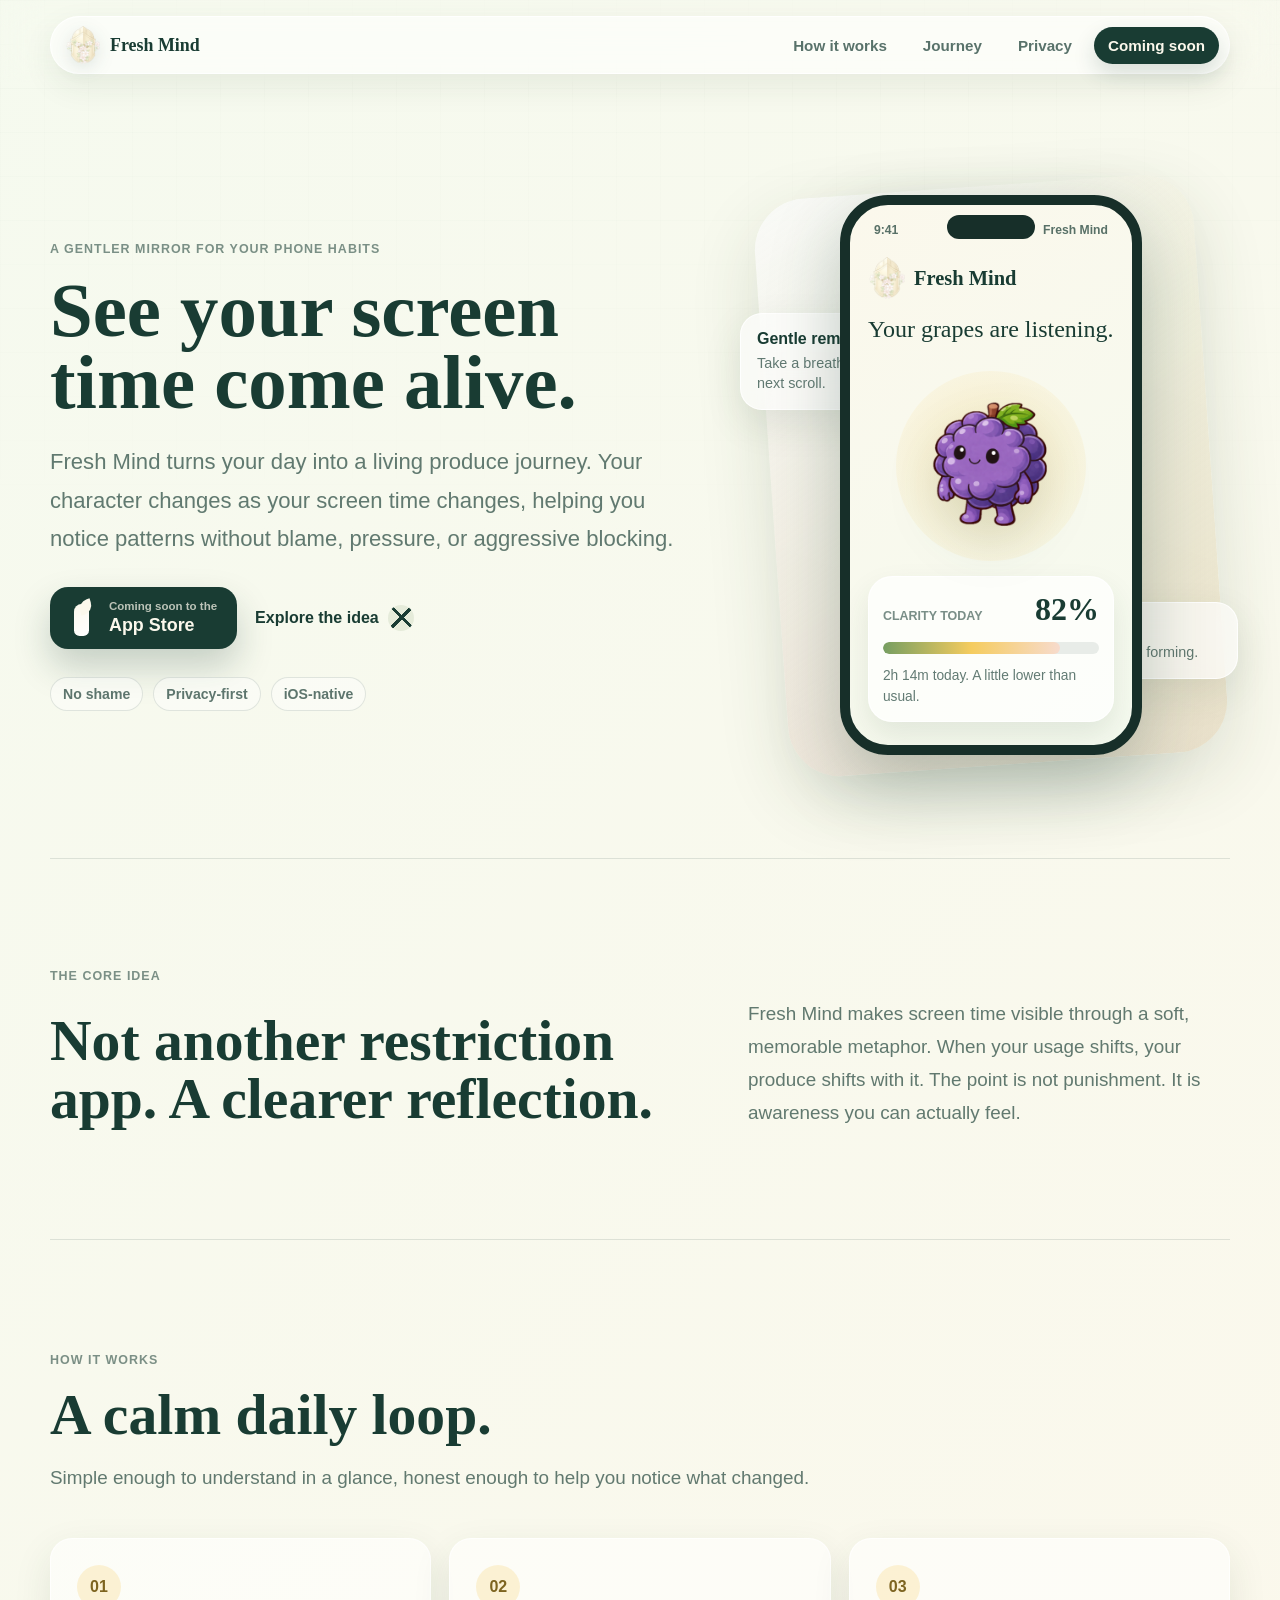
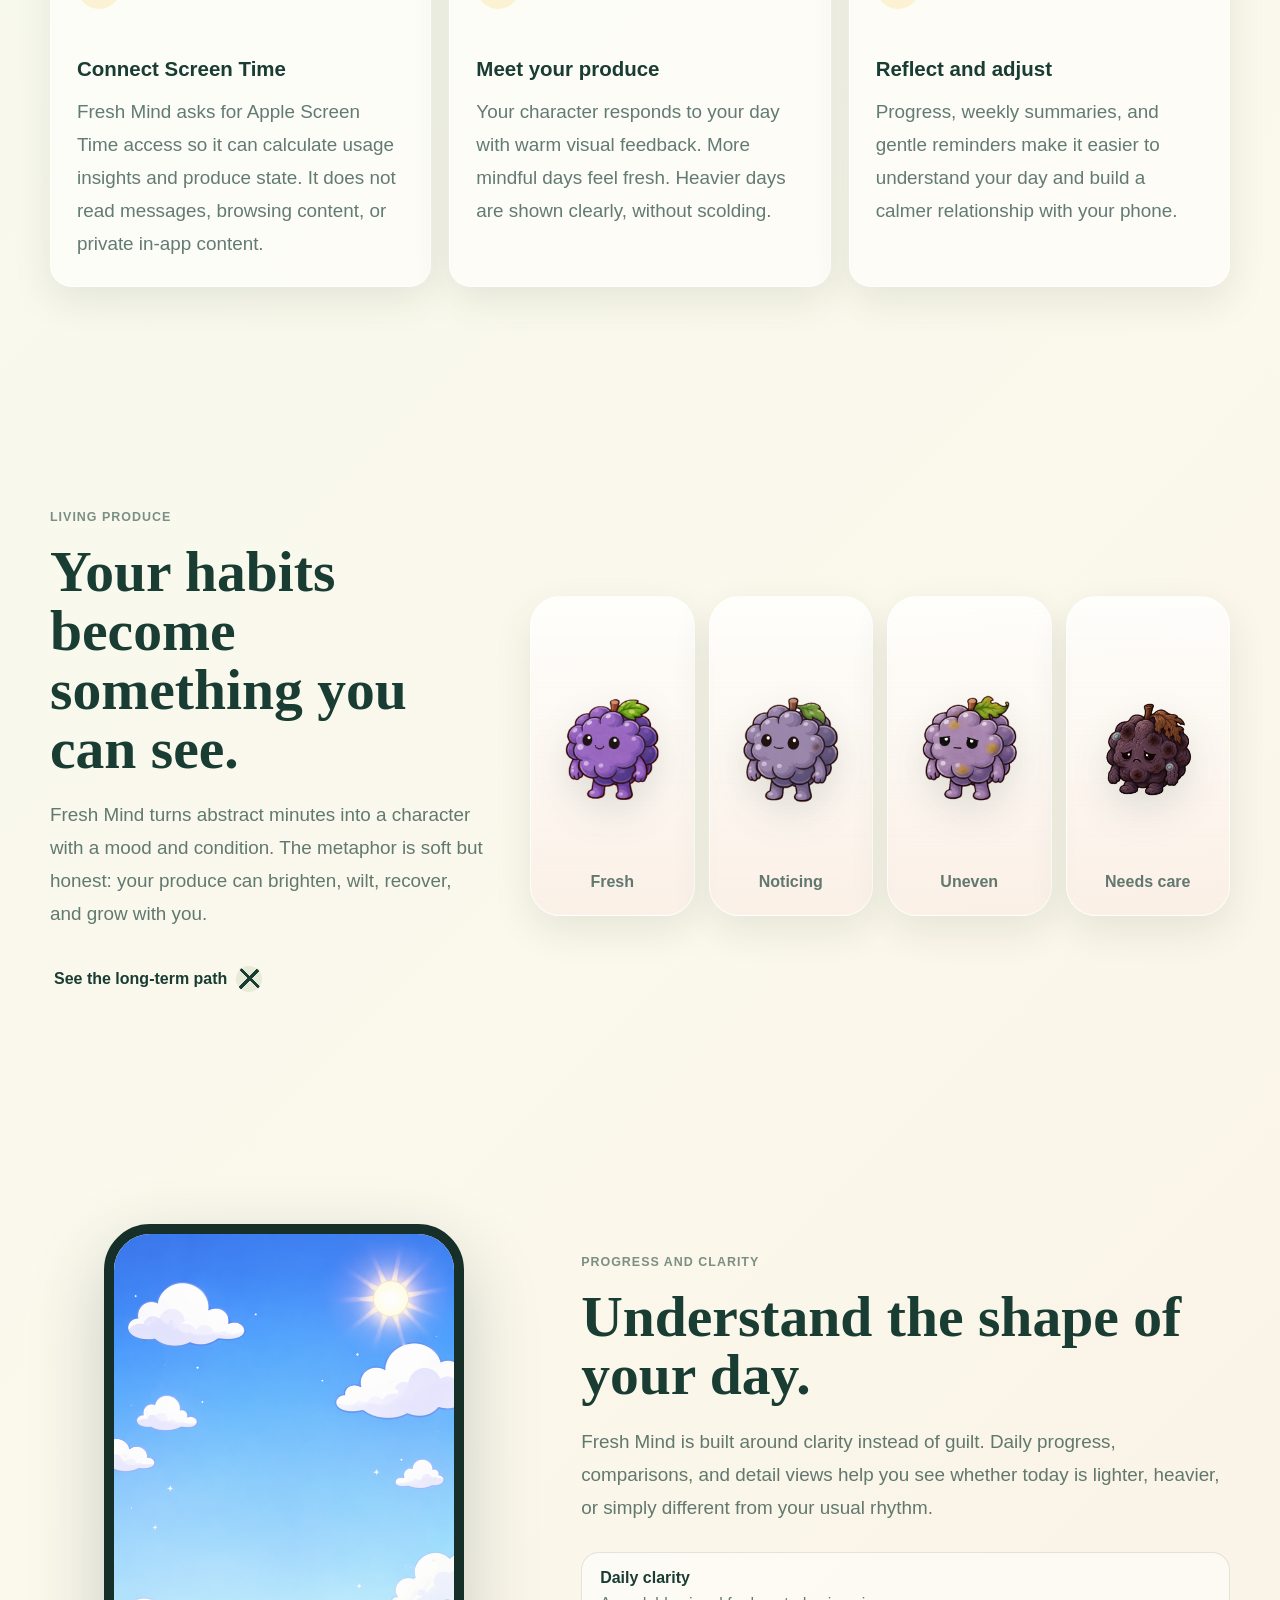
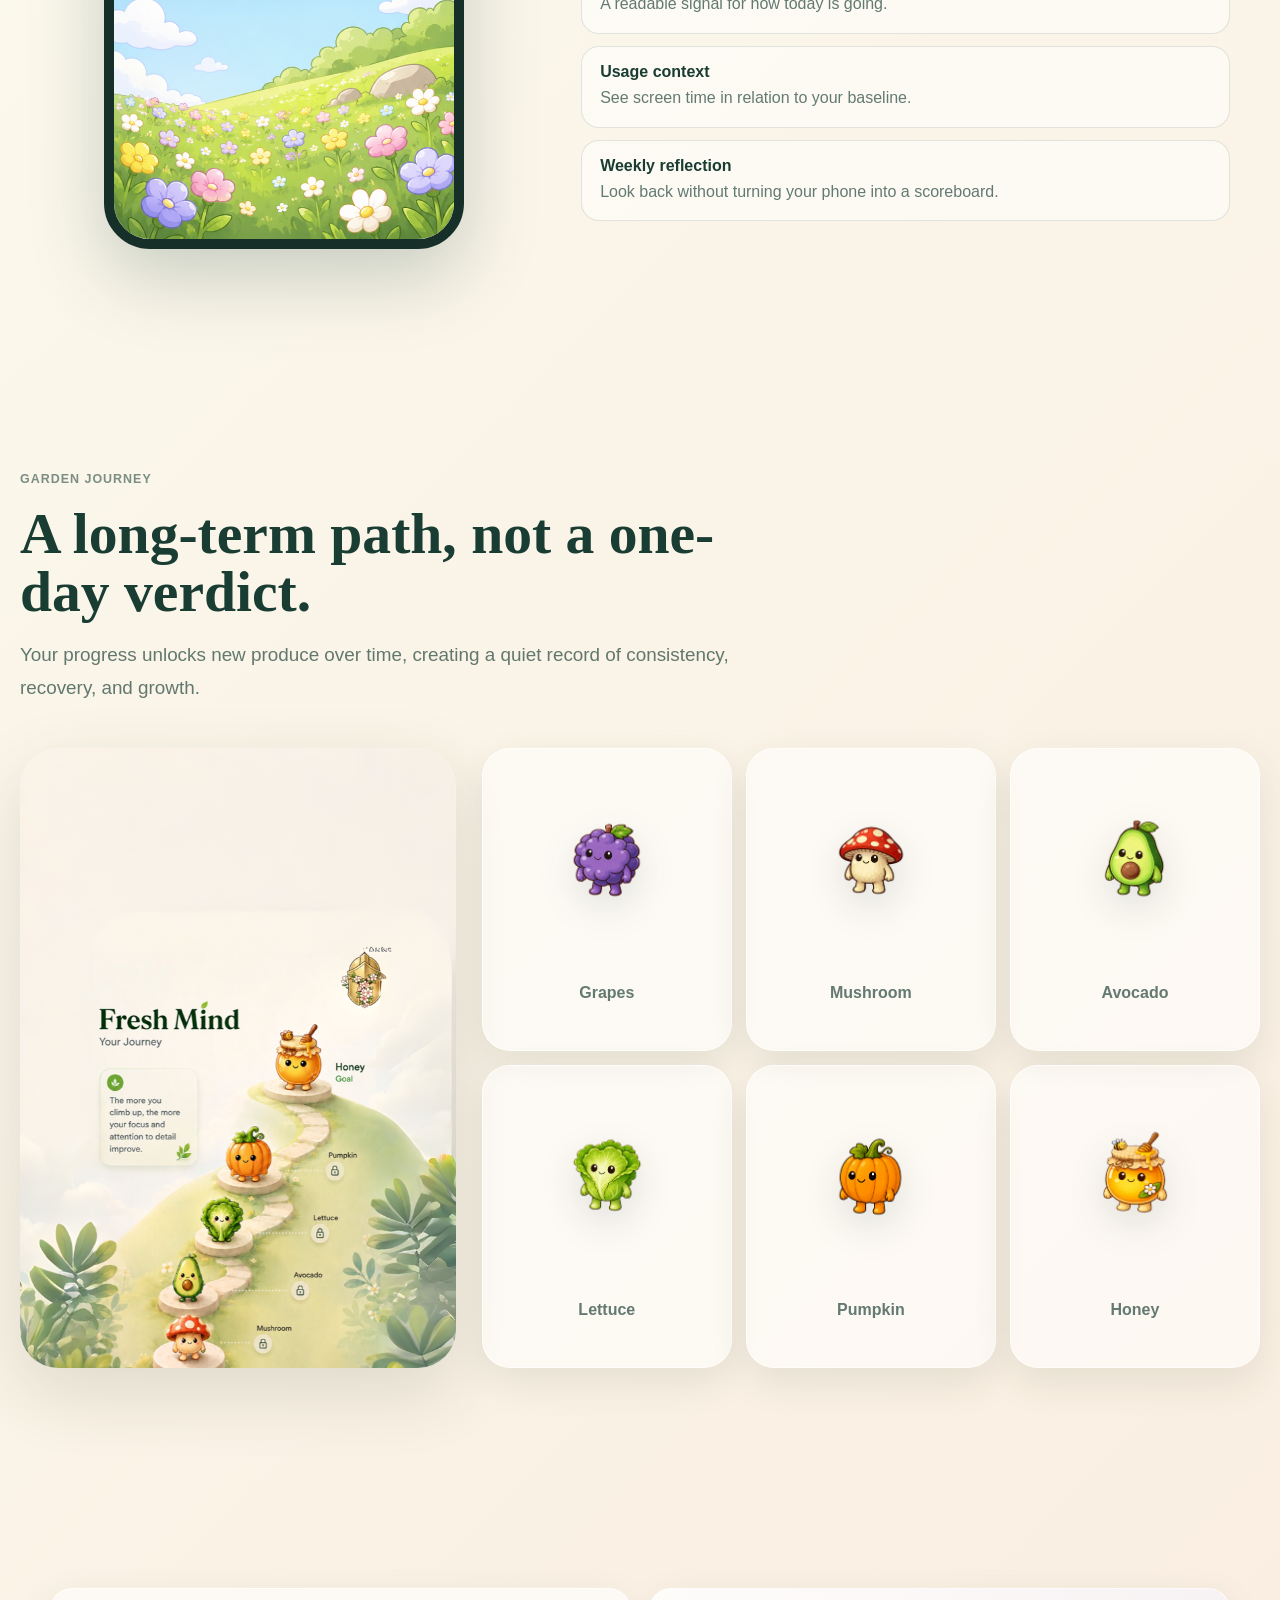
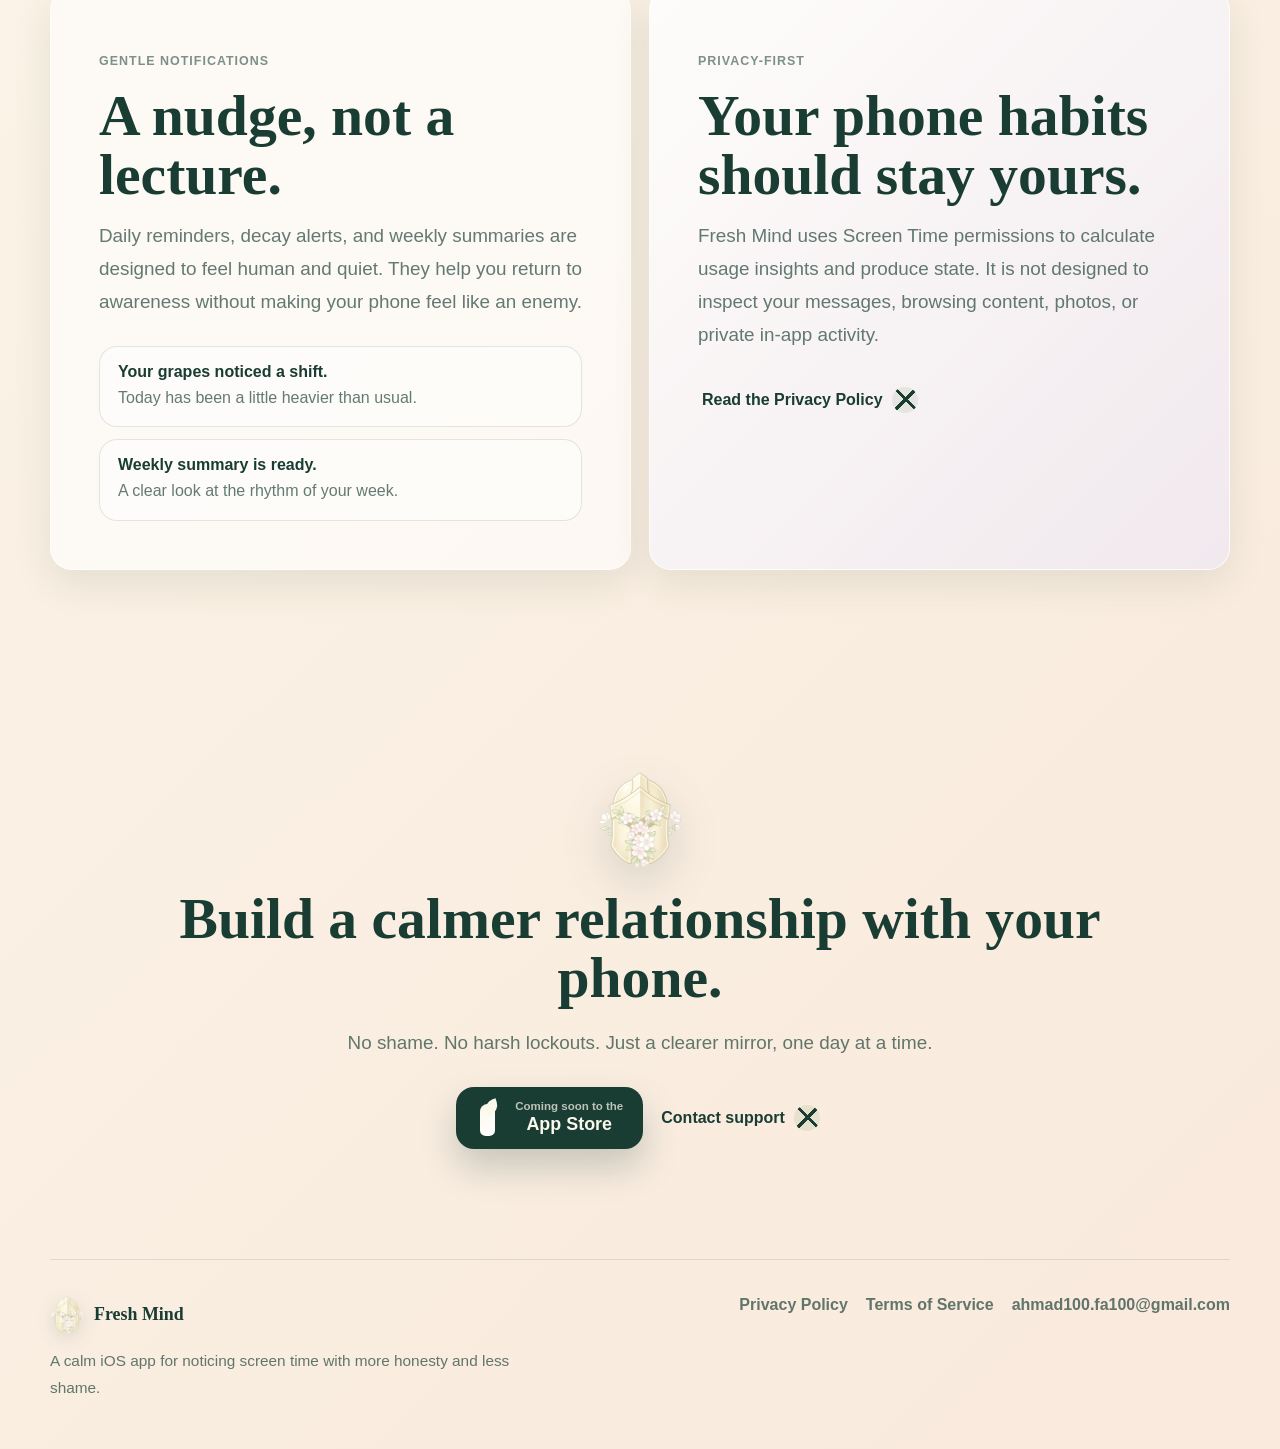
<file: index.html>
<!doctype html>
<html lang="en">
  <head>
    <meta charset="utf-8">
    <meta name="viewport" content="width=device-width, initial-scale=1">
    <title>Fresh Mind - See your screen time come alive</title>
    <meta name="description" content="Fresh Mind is a calm iOS app that turns screen time into a living produce journey, helping you notice your habits without shame.">
    <meta name="theme-color" content="#f8f2df">
    <meta property="og:title" content="Fresh Mind">
    <meta property="og:description" content="See your screen time come alive. A calmer way to notice your phone habits.">
    <meta property="og:type" content="website">
    <meta property="og:image" content="assets/logo.png">
    <link rel="icon" href="assets/logo.png">
    <link rel="stylesheet" href="styles.css">
  </head>
  <body>
    <a class="skip-link" href="#main">Skip to content</a>

    <header class="site-header" data-nav>
      <nav class="nav-shell" aria-label="Main navigation">
        <a class="brand" href="index.html" aria-label="Fresh Mind home">
          <img src="assets/logo.png" alt="" class="brand-mark">
          <span>Fresh Mind</span>
        </a>

        <button class="nav-toggle" type="button" aria-label="Open navigation" aria-expanded="false" data-nav-toggle>
          <span></span>
          <span></span>
        </button>

        <div class="nav-links" data-nav-menu>
          <a href="#how">How it works</a>
          <a href="#journey">Journey</a>
          <a href="#privacy">Privacy</a>
          <a class="nav-cta" href="#download">Coming soon</a>
        </div>
      </nav>
    </header>

    <main id="main">
      <section class="hero section-pad">
        <div class="hero-copy reveal">
          <p class="eyebrow">A gentler mirror for your phone habits</p>
          <h1>See your screen time come alive.</h1>
          <p class="hero-subtitle">
            Fresh Mind turns your day into a living produce journey. Your character changes as your screen time changes, helping you notice patterns without blame, pressure, or aggressive blocking.
          </p>
          <div class="hero-actions" id="download">
            <!-- TODO: Replace this placeholder with the final App Store URL when Fresh Mind is approved. -->
            <a class="store-button" href="mailto:hello@freshmind.app?subject=Fresh%20Mind%20App%20Store%20Launch">
              <span class="store-icon" aria-hidden="true"></span>
              <span>
                <small>Coming soon to the</small>
                App Store
              </span>
            </a>
            <a class="text-button" href="#how">Explore the idea</a>
          </div>
          <div class="hero-notes" aria-label="Fresh Mind principles">
            <span>No shame</span>
            <span>Privacy-first</span>
            <span>iOS-native</span>
          </div>
        </div>

        <div class="hero-visual reveal" aria-label="Fresh Mind app preview">
          <div class="ambient-panel"></div>
          <div class="phone-shell">
            <div class="phone-status">
              <span>9:41</span>
              <span>Fresh Mind</span>
            </div>
            <div class="phone-content">
              <div class="mini-brand">
                <img src="assets/logo.png" alt="">
                <span>Fresh Mind</span>
              </div>
              <p class="adaptive-line">Your grapes are listening.</p>
              <div class="produce-stage">
                <img src="assets/grapes.png" alt="Fresh Mind grape character">
              </div>
              <div class="clarity-card">
                <div>
                  <span class="metric-label">Clarity today</span>
                  <strong>82%</strong>
                </div>
                <div class="progress-track" aria-hidden="true">
                  <span></span>
                </div>
                <p>2h 14m today. A little lower than usual.</p>
              </div>
            </div>
          </div>
          <div class="floating-ticket ticket-one">
            <strong>Gentle reminder</strong>
            <span>Take a breath before the next scroll.</span>
          </div>
          <div class="floating-ticket ticket-two">
            <strong>Garden week</strong>
            <span>A calmer route is forming.</span>
          </div>
        </div>
      </section>

      <section class="section-pad intro-band reveal" aria-label="Fresh Mind concept">
        <div class="section-kicker">The core idea</div>
        <div class="intro-grid">
          <h2>Not another restriction app. A clearer reflection.</h2>
          <p>
            Fresh Mind makes screen time visible through a soft, memorable metaphor. When your usage shifts, your produce shifts with it. The point is not punishment. It is awareness you can actually feel.
          </p>
        </div>
      </section>

      <section class="section-pad" id="how">
        <div class="section-heading reveal">
          <p class="eyebrow">How it works</p>
          <h2>A calm daily loop.</h2>
          <p>Simple enough to understand in a glance, honest enough to help you notice what changed.</p>
        </div>

        <div class="step-grid">
          <article class="feature-card reveal">
            <span class="step-number">01</span>
            <h3>Connect Screen Time</h3>
            <p>Fresh Mind asks for Apple Screen Time access so it can calculate usage insights and produce state. It does not read messages, browsing content, or private in-app content.</p>
          </article>
          <article class="feature-card reveal">
            <span class="step-number">02</span>
            <h3>Meet your produce</h3>
            <p>Your character responds to your day with warm visual feedback. More mindful days feel fresh. Heavier days are shown clearly, without scolding.</p>
          </article>
          <article class="feature-card reveal">
            <span class="step-number">03</span>
            <h3>Reflect and adjust</h3>
            <p>Progress, weekly summaries, and gentle reminders make it easier to understand your day and build a calmer relationship with your phone.</p>
          </article>
        </div>
      </section>

      <section class="metaphor-section section-pad" id="produce">
        <div class="metaphor-copy reveal">
          <p class="eyebrow">Living produce</p>
          <h2>Your habits become something you can see.</h2>
          <p>
            Fresh Mind turns abstract minutes into a character with a mood and condition. The metaphor is soft but honest: your produce can brighten, wilt, recover, and grow with you.
          </p>
          <a class="text-button" href="#journey">See the long-term path</a>
        </div>
        <div class="produce-evolution reveal" aria-label="Grape character states">
          <figure>
            <img src="assets/grapes.png" alt="Healthy grape character">
            <figcaption>Fresh</figcaption>
          </figure>
          <figure>
            <img src="assets/grapes-mild.png" alt="Mildly changed grape character">
            <figcaption>Noticing</figcaption>
          </figure>
          <figure>
            <img src="assets/grapes-warning.png" alt="Warning grape character">
            <figcaption>Uneven</figcaption>
          </figure>
          <figure>
            <img src="assets/grapes-critical.png" alt="Tired grape character">
            <figcaption>Needs care</figcaption>
          </figure>
        </div>
      </section>

      <section class="section-pad product-row" id="clarity">
        <div class="app-preview reveal">
          <img src="assets/app-screen.png" alt="Fresh Mind launch screen preview">
        </div>
        <div class="content-stack reveal">
          <p class="eyebrow">Progress and clarity</p>
          <h2>Understand the shape of your day.</h2>
          <p>
            Fresh Mind is built around clarity instead of guilt. Daily progress, comparisons, and detail views help you see whether today is lighter, heavier, or simply different from your usual rhythm.
          </p>
          <div class="insight-list">
            <div>
              <strong>Daily clarity</strong>
              <span>A readable signal for how today is going.</span>
            </div>
            <div>
              <strong>Usage context</strong>
              <span>See screen time in relation to your baseline.</span>
            </div>
            <div>
              <strong>Weekly reflection</strong>
              <span>Look back without turning your phone into a scoreboard.</span>
            </div>
          </div>
        </div>
      </section>

      <section class="garden-section section-pad" id="journey">
        <div class="section-heading reveal">
          <p class="eyebrow">Garden journey</p>
          <h2>A long-term path, not a one-day verdict.</h2>
          <p>Your progress unlocks new produce over time, creating a quiet record of consistency, recovery, and growth.</p>
        </div>

        <div class="journey-layout">
          <div class="garden-frame reveal">
            <img src="assets/garden-path.png" alt="Fresh Mind garden journey artwork">
          </div>
          <div class="produce-path reveal" aria-label="Fresh Mind produce tiers">
            <div class="path-item">
              <img src="assets/grapes.png" alt="">
              <span>Grapes</span>
            </div>
            <div class="path-item">
              <img src="assets/mushroom.png" alt="">
              <span>Mushroom</span>
            </div>
            <div class="path-item">
              <img src="assets/avocado.png" alt="">
              <span>Avocado</span>
            </div>
            <div class="path-item">
              <img src="assets/lettuce.png" alt="">
              <span>Lettuce</span>
            </div>
            <div class="path-item">
              <img src="assets/pumpkin.png" alt="">
              <span>Pumpkin</span>
            </div>
            <div class="path-item">
              <img src="assets/honey.png" alt="">
              <span>Honey</span>
            </div>
          </div>
        </div>
      </section>

      <section class="section-pad support-grid">
        <article class="deep-feature reveal">
          <p class="eyebrow">Gentle notifications</p>
          <h2>A nudge, not a lecture.</h2>
          <p>
            Daily reminders, decay alerts, and weekly summaries are designed to feel human and quiet. They help you return to awareness without making your phone feel like an enemy.
          </p>
          <div class="notification-stack" aria-label="Notification examples">
            <div>
              <strong>Your grapes noticed a shift.</strong>
              <span>Today has been a little heavier than usual.</span>
            </div>
            <div>
              <strong>Weekly summary is ready.</strong>
              <span>A clear look at the rhythm of your week.</span>
            </div>
          </div>
        </article>

        <article class="deep-feature privacy-feature reveal" id="privacy">
          <p class="eyebrow">Privacy-first</p>
          <h2>Your phone habits should stay yours.</h2>
          <p>
            Fresh Mind uses Screen Time permissions to calculate usage insights and produce state. It is not designed to inspect your messages, browsing content, photos, or private in-app activity.
          </p>
          <a class="text-button" href="privacy/">Read the Privacy Policy</a>
        </article>
      </section>

      <section class="final-cta section-pad reveal">
        <img src="assets/logo.png" alt="" class="cta-logo">
        <h2>Build a calmer relationship with your phone.</h2>
        <p>No shame. No harsh lockouts. Just a clearer mirror, one day at a time.</p>
        <div class="hero-actions">
          <a class="store-button" href="mailto:ahmad100.fa100@gmail.com?subject=Fresh%20Mind%20App%20Store%20Launch">
            <span class="store-icon" aria-hidden="true"></span>
            <span>
              <small>Coming soon to the</small>
              App Store
            </span>
          </a>
          <a class="text-button" href="mailto:ahmad100.fa100@gmail.com">Contact support</a>
        </div>
      </section>
    </main>

    <footer class="site-footer">
      <div>
        <a class="brand footer-brand" href="index.html">
          <img src="assets/logo.png" alt="" class="brand-mark">
          <span>Fresh Mind</span>
        </a>
        <p>A calm iOS app for noticing screen time with more honesty and less shame.</p>
      </div>
      <div class="footer-links">
        <a href="privacy/">Privacy Policy</a>
        <a href="terms/">Terms of Service</a>
        <a href="mailto:ahmad100.fa100@gmail.com">ahmad100.fa100@gmail.com</a>
      </div>
    </footer>

    <script src="script.js"></script>
  </body>
</html>
</file>
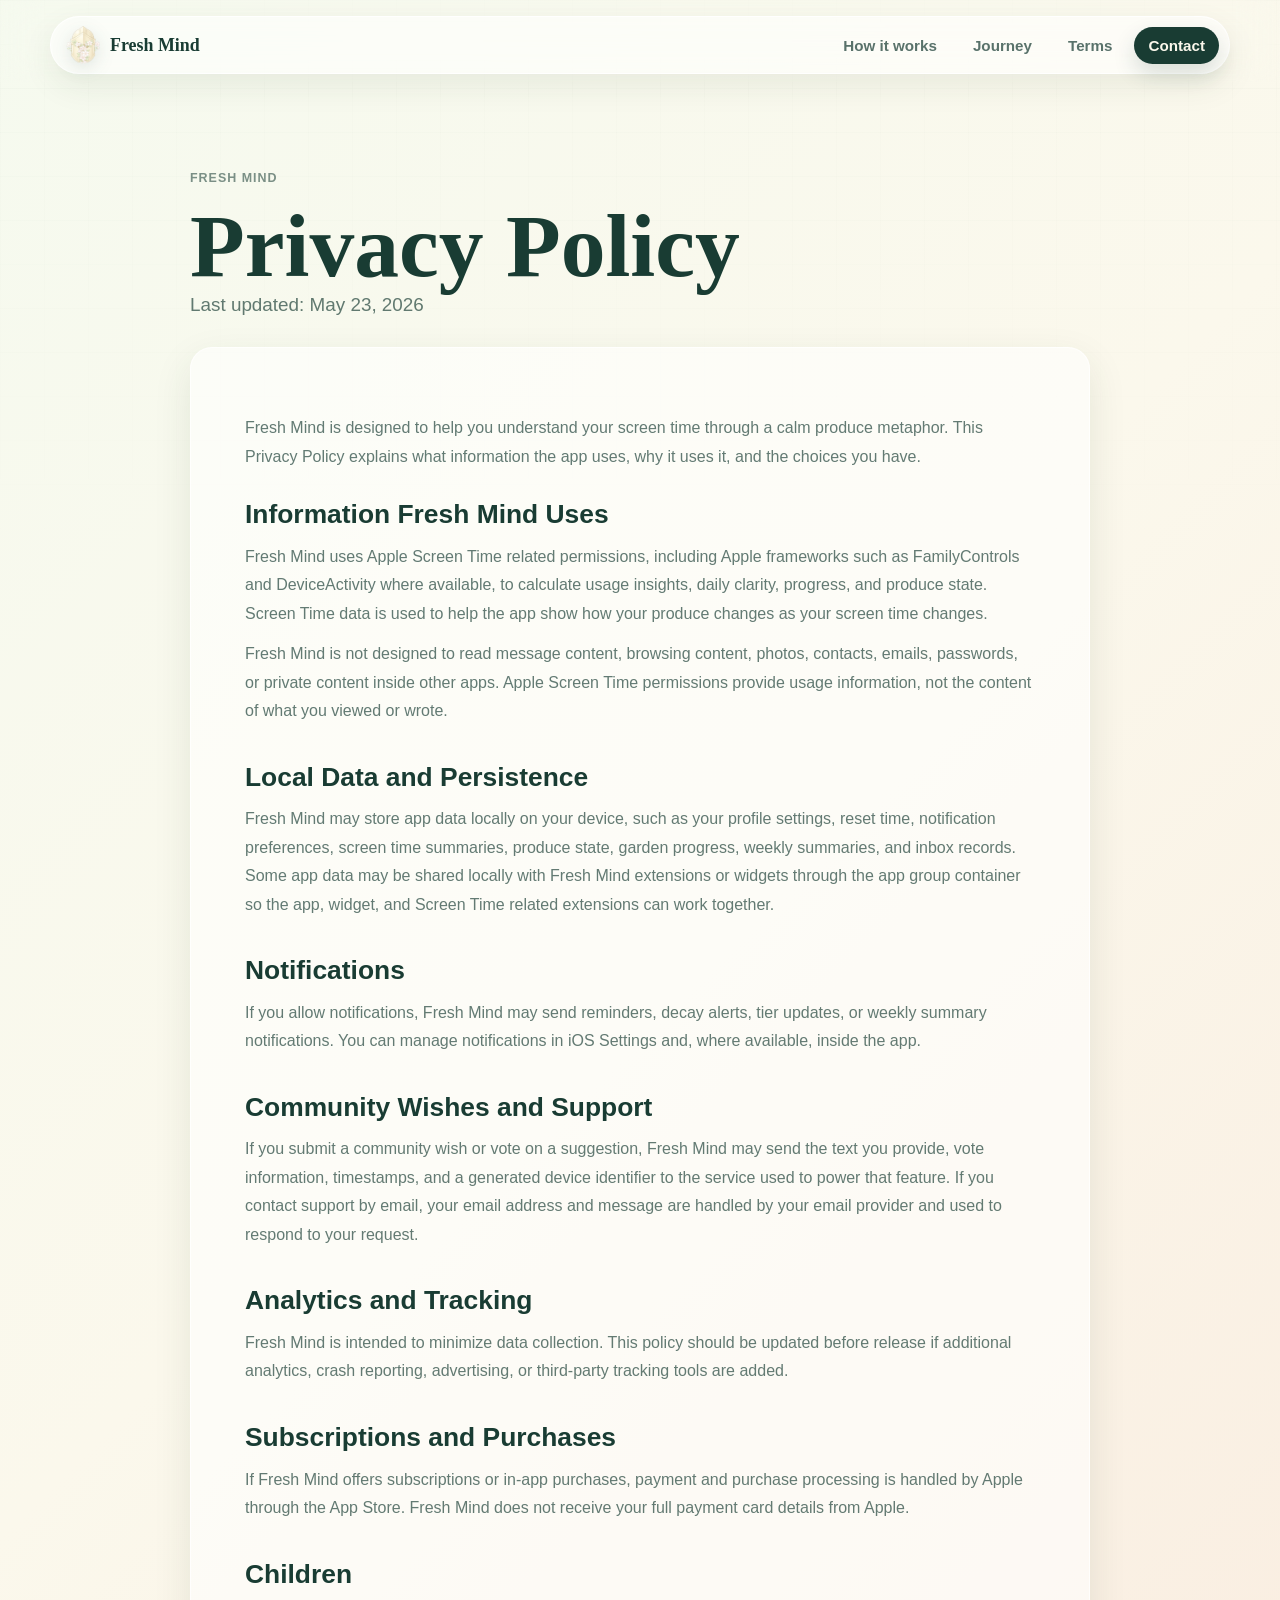
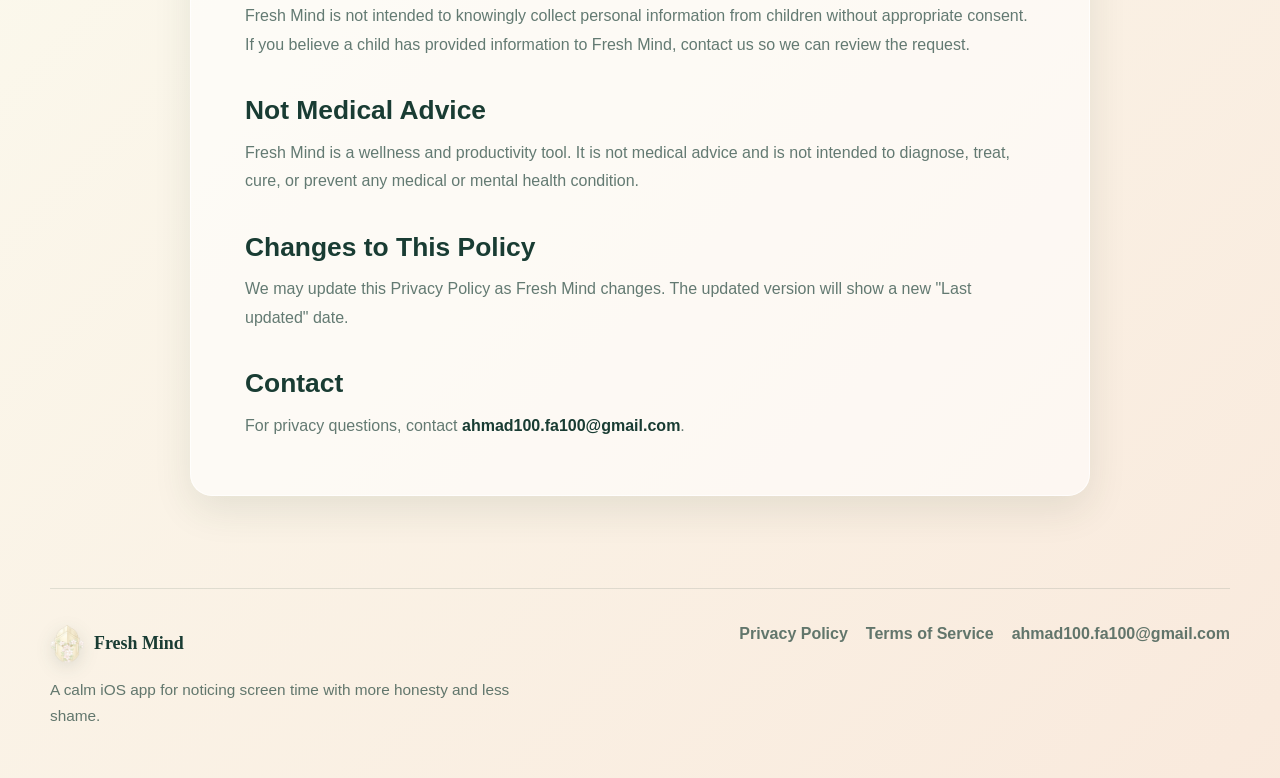
<file: privacy/index.html>
<!doctype html>
<html lang="en">
  <head>
    <meta charset="utf-8">
    <meta name="viewport" content="width=device-width, initial-scale=1">
    <title>Privacy Policy - Fresh Mind</title>
    <meta name="description" content="Fresh Mind Privacy Policy">
    <meta name="theme-color" content="#f8f2df">
    <link rel="icon" href="../assets/logo.png">
    <link rel="stylesheet" href="../styles.css">
  </head>
  <body class="legal-page">
    <a class="skip-link" href="#main">Skip to content</a>
    <header class="site-header" data-nav>
      <nav class="nav-shell" aria-label="Main navigation">
        <a class="brand" href="../index.html" aria-label="Fresh Mind home">
          <img src="../assets/logo.png" alt="" class="brand-mark">
          <span>Fresh Mind</span>
        </a>
        <button class="nav-toggle" type="button" aria-label="Open navigation" aria-expanded="false" data-nav-toggle>
          <span></span>
          <span></span>
        </button>
        <div class="nav-links" data-nav-menu>
          <a href="../index.html#how">How it works</a>
          <a href="../index.html#journey">Journey</a>
          <a href="../terms/">Terms</a>
          <a class="nav-cta" href="mailto:ahmad100.fa100@gmail.com">Contact</a>
        </div>
      </nav>
    </header>

    <main id="main" class="legal-shell">
      <section class="legal-hero reveal">
        <p class="eyebrow">Fresh Mind</p>
        <h1>Privacy Policy</h1>
        <p>Last updated: May 23, 2026</p>
      </section>

      <article class="legal-card reveal">
        <p>
          Fresh Mind is designed to help you understand your screen time through a calm produce metaphor. This Privacy Policy explains what information the app uses, why it uses it, and the choices you have.
        </p>

        <h2>Information Fresh Mind Uses</h2>
        <p>
          Fresh Mind uses Apple Screen Time related permissions, including Apple frameworks such as FamilyControls and DeviceActivity where available, to calculate usage insights, daily clarity, progress, and produce state. Screen Time data is used to help the app show how your produce changes as your screen time changes.
        </p>
        <p>
          Fresh Mind is not designed to read message content, browsing content, photos, contacts, emails, passwords, or private content inside other apps. Apple Screen Time permissions provide usage information, not the content of what you viewed or wrote.
        </p>

        <h2>Local Data and Persistence</h2>
        <p>
          Fresh Mind may store app data locally on your device, such as your profile settings, reset time, notification preferences, screen time summaries, produce state, garden progress, weekly summaries, and inbox records. Some app data may be shared locally with Fresh Mind extensions or widgets through the app group container so the app, widget, and Screen Time related extensions can work together.
        </p>

        <h2>Notifications</h2>
        <p>
          If you allow notifications, Fresh Mind may send reminders, decay alerts, tier updates, or weekly summary notifications. You can manage notifications in iOS Settings and, where available, inside the app.
        </p>

        <h2>Community Wishes and Support</h2>
        <p>
          If you submit a community wish or vote on a suggestion, Fresh Mind may send the text you provide, vote information, timestamps, and a generated device identifier to the service used to power that feature. If you contact support by email, your email address and message are handled by your email provider and used to respond to your request.
        </p>

        <h2>Analytics and Tracking</h2>
        <p>
          Fresh Mind is intended to minimize data collection. This policy should be updated before release if additional analytics, crash reporting, advertising, or third-party tracking tools are added.
        </p>

        <h2>Subscriptions and Purchases</h2>
        <p>
          If Fresh Mind offers subscriptions or in-app purchases, payment and purchase processing is handled by Apple through the App Store. Fresh Mind does not receive your full payment card details from Apple.
        </p>

        <h2>Children</h2>
        <p>
          Fresh Mind is not intended to knowingly collect personal information from children without appropriate consent. If you believe a child has provided information to Fresh Mind, contact us so we can review the request.
        </p>

        <h2>Not Medical Advice</h2>
        <p>
          Fresh Mind is a wellness and productivity tool. It is not medical advice and is not intended to diagnose, treat, cure, or prevent any medical or mental health condition.
        </p>

        <h2>Changes to This Policy</h2>
        <p>
          We may update this Privacy Policy as Fresh Mind changes. The updated version will show a new "Last updated" date.
        </p>

        <h2>Contact</h2>
        <p>
          For privacy questions, contact <a href="mailto:ahmad100.fa100@gmail.com">ahmad100.fa100@gmail.com</a>.
        </p>
      </article>
    </main>

    <footer class="site-footer">
      <div>
        <a class="brand footer-brand" href="../index.html">
          <img src="../assets/logo.png" alt="" class="brand-mark">
          <span>Fresh Mind</span>
        </a>
        <p>A calm iOS app for noticing screen time with more honesty and less shame.</p>
      </div>
      <div class="footer-links">
        <a href="../privacy/">Privacy Policy</a>
        <a href="../terms/">Terms of Service</a>
        <a href="mailto:ahmad100.fa100@gmail.com">ahmad100.fa100@gmail.com</a>
      </div>
    </footer>

    <script src="../script.js"></script>
  </body>
</html>
</file>
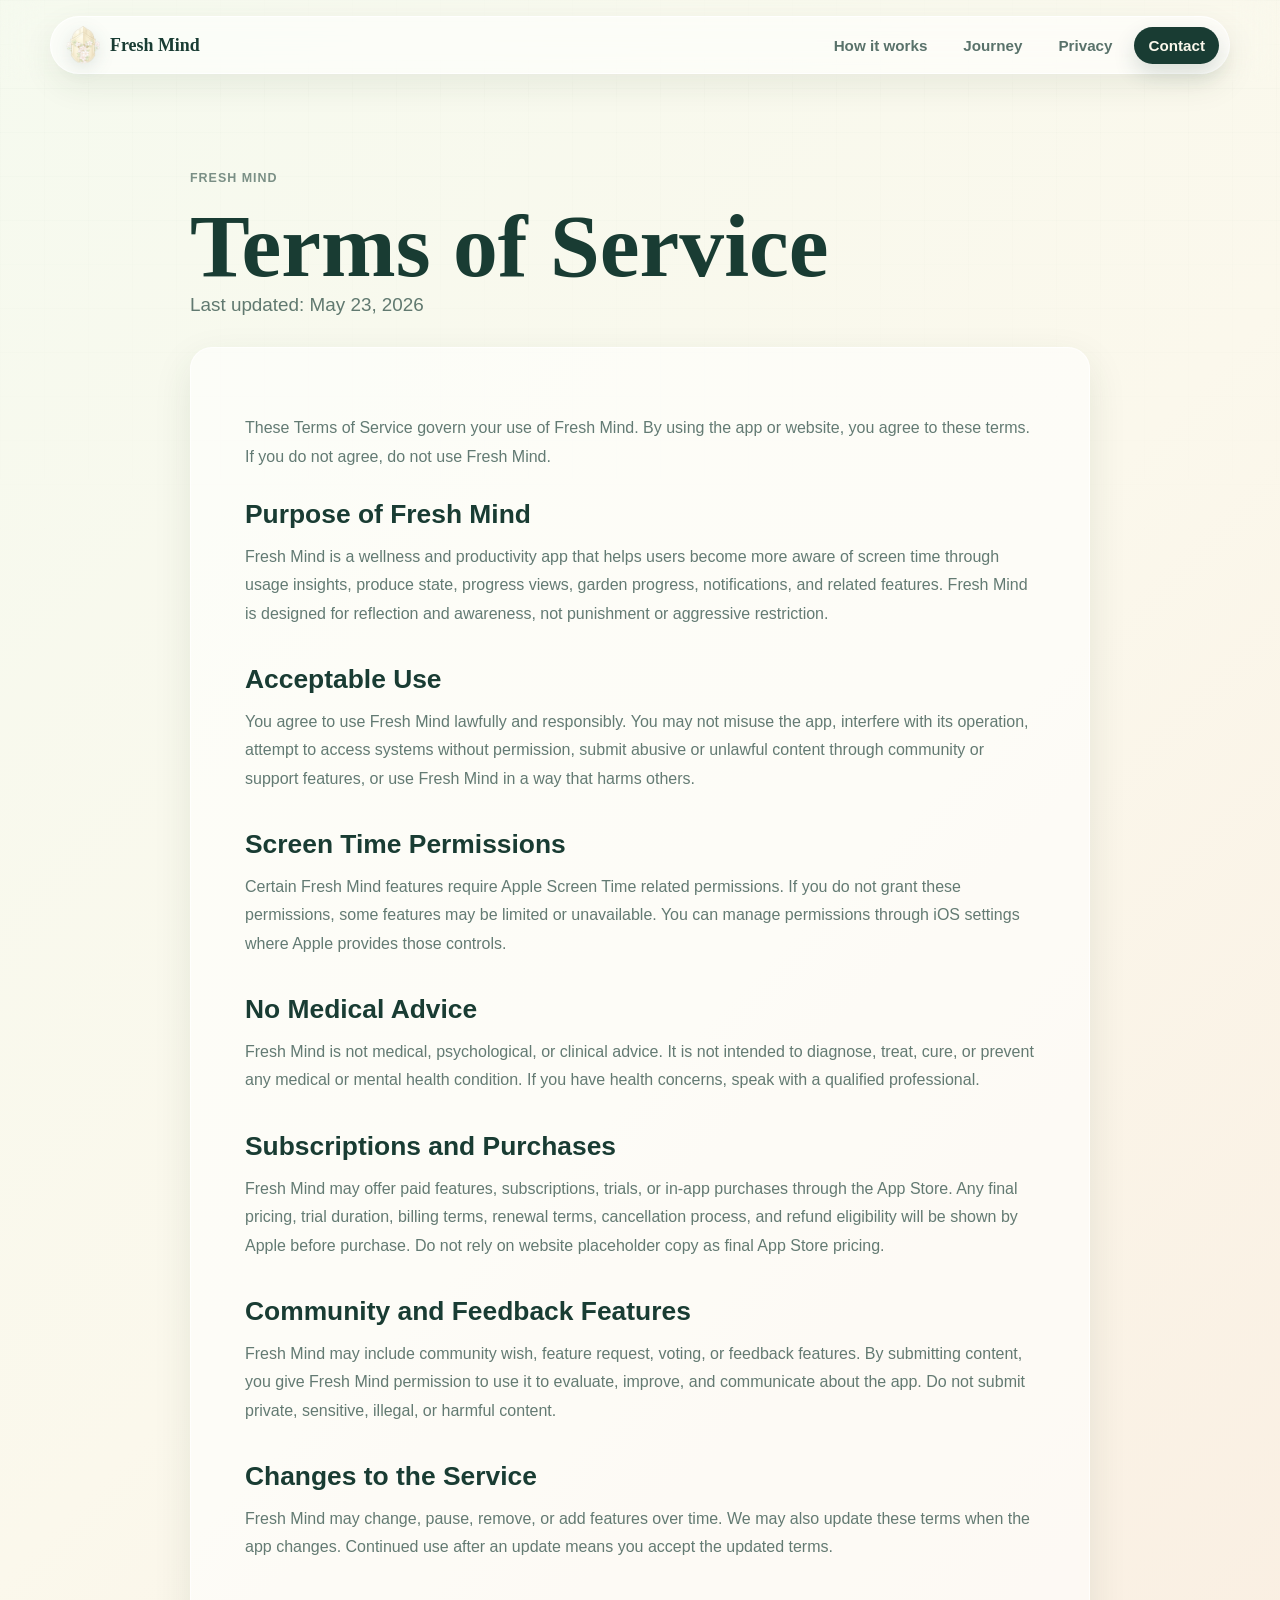
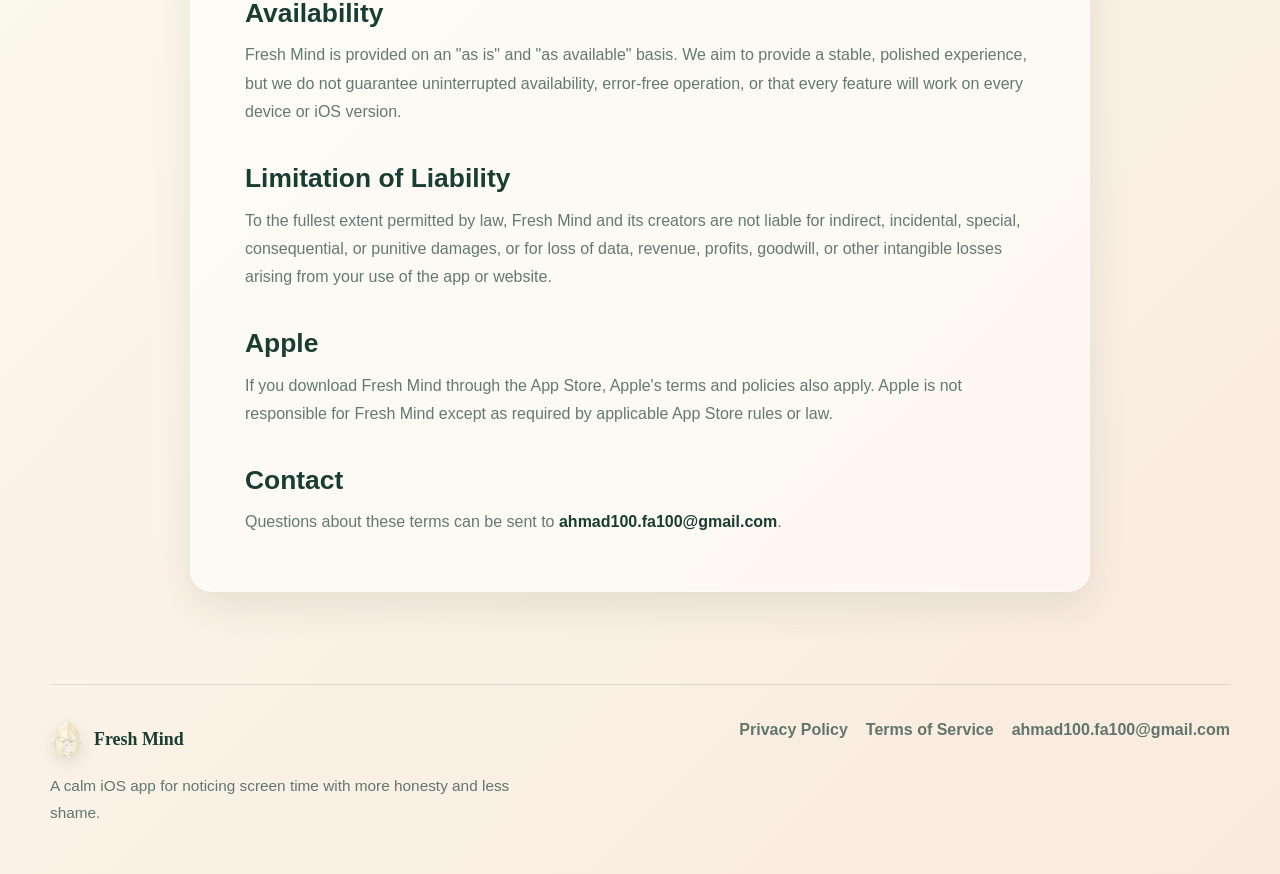
<file: terms/index.html>
<!doctype html>
<html lang="en">
  <head>
    <meta charset="utf-8">
    <meta name="viewport" content="width=device-width, initial-scale=1">
    <title>Terms of Service - Fresh Mind</title>
    <meta name="description" content="Fresh Mind Terms of Service">
    <meta name="theme-color" content="#f8f2df">
    <link rel="icon" href="../assets/logo.png">
    <link rel="stylesheet" href="../styles.css">
  </head>
  <body class="legal-page">
    <a class="skip-link" href="#main">Skip to content</a>
    <header class="site-header" data-nav>
      <nav class="nav-shell" aria-label="Main navigation">
        <a class="brand" href="../index.html" aria-label="Fresh Mind home">
          <img src="../assets/logo.png" alt="" class="brand-mark">
          <span>Fresh Mind</span>
        </a>
        <button class="nav-toggle" type="button" aria-label="Open navigation" aria-expanded="false" data-nav-toggle>
          <span></span>
          <span></span>
        </button>
        <div class="nav-links" data-nav-menu>
          <a href="../index.html#how">How it works</a>
          <a href="../index.html#journey">Journey</a>
          <a href="../privacy/">Privacy</a>
          <a class="nav-cta" href="mailto:hello@freshmind.app">Contact</a>
        </div>
      </nav>
    </header>

    <main id="main" class="legal-shell">
      <section class="legal-hero reveal">
        <p class="eyebrow">Fresh Mind</p>
        <h1>Terms of Service</h1>
        <p>Last updated: May 23, 2026</p>
      </section>

      <article class="legal-card reveal">
        <p>
          These Terms of Service govern your use of Fresh Mind. By using the app or website, you agree to these terms. If you do not agree, do not use Fresh Mind.
        </p>

        <h2>Purpose of Fresh Mind</h2>
        <p>
          Fresh Mind is a wellness and productivity app that helps users become more aware of screen time through usage insights, produce state, progress views, garden progress, notifications, and related features. Fresh Mind is designed for reflection and awareness, not punishment or aggressive restriction.
        </p>

        <h2>Acceptable Use</h2>
        <p>
          You agree to use Fresh Mind lawfully and responsibly. You may not misuse the app, interfere with its operation, attempt to access systems without permission, submit abusive or unlawful content through community or support features, or use Fresh Mind in a way that harms others.
        </p>

        <h2>Screen Time Permissions</h2>
        <p>
          Certain Fresh Mind features require Apple Screen Time related permissions. If you do not grant these permissions, some features may be limited or unavailable. You can manage permissions through iOS settings where Apple provides those controls.
        </p>

        <h2>No Medical Advice</h2>
        <p>
          Fresh Mind is not medical, psychological, or clinical advice. It is not intended to diagnose, treat, cure, or prevent any medical or mental health condition. If you have health concerns, speak with a qualified professional.
        </p>

        <h2>Subscriptions and Purchases</h2>
        <p>
          Fresh Mind may offer paid features, subscriptions, trials, or in-app purchases through the App Store. Any final pricing, trial duration, billing terms, renewal terms, cancellation process, and refund eligibility will be shown by Apple before purchase. Do not rely on website placeholder copy as final App Store pricing.
        </p>

        <h2>Community and Feedback Features</h2>
        <p>
          Fresh Mind may include community wish, feature request, voting, or feedback features. By submitting content, you give Fresh Mind permission to use it to evaluate, improve, and communicate about the app. Do not submit private, sensitive, illegal, or harmful content.
        </p>

        <h2>Changes to the Service</h2>
        <p>
          Fresh Mind may change, pause, remove, or add features over time. We may also update these terms when the app changes. Continued use after an update means you accept the updated terms.
        </p>

        <h2>Availability</h2>
        <p>
          Fresh Mind is provided on an "as is" and "as available" basis. We aim to provide a stable, polished experience, but we do not guarantee uninterrupted availability, error-free operation, or that every feature will work on every device or iOS version.
        </p>

        <h2>Limitation of Liability</h2>
        <p>
          To the fullest extent permitted by law, Fresh Mind and its creators are not liable for indirect, incidental, special, consequential, or punitive damages, or for loss of data, revenue, profits, goodwill, or other intangible losses arising from your use of the app or website.
        </p>

        <h2>Apple</h2>
        <p>
          If you download Fresh Mind through the App Store, Apple's terms and policies also apply. Apple is not responsible for Fresh Mind except as required by applicable App Store rules or law.
        </p>

        <h2>Contact</h2>
        <p>
          Questions about these terms can be sent to  <a href="mailto:ahmad100.fa100@gmail.com">ahmad100.fa100@gmail.com</a>.
        </p>
      </article>
    </main>

    <footer class="site-footer">
      <div>
        <a class="brand footer-brand" href="../index.html">
          <img src="../assets/logo.png" alt="" class="brand-mark">
          <span>Fresh Mind</span>
        </a>
        <p>A calm iOS app for noticing screen time with more honesty and less shame.</p>
      </div>
      <div class="footer-links">
        <a href="../privacy/">Privacy Policy</a>
        <a href="../terms/">Terms of Service</a>
        <a href="mailto:ahmad100.fa100@gmail.com">ahmad100.fa100@gmail.com</a>
      </div>
    </footer>

    <script src="../script.js"></script>
  </body>
</html>
</file>
<file: styles.css>
:root {
  --cream: #fbf8ec;
  --mist: #f5faef;
  --sage: #769e61;
  --forest: #193c33;
  --forest-soft: rgba(25, 60, 51, 0.68);
  --gold: #f5cc5f;
  --peach: #f7dbcd;
  --lavender: #a694df;
  --rust: #b84c3a;
  --white: rgba(255, 255, 255, 0.82);
  --line: rgba(25, 60, 51, 0.12);
  --shadow: 0 24px 70px rgba(43, 64, 37, 0.14);
  --shadow-soft: 0 14px 38px rgba(43, 64, 37, 0.1);
  --radius-lg: 34px;
  --radius-md: 22px;
  --radius-sm: 16px;
  --max-width: 1180px;
  --serif: Georgia, "Times New Roman", serif;
  --sans: ui-rounded, "SF Pro Rounded", "SF Pro Display", -apple-system, BlinkMacSystemFont, "Segoe UI", sans-serif;
}

* {
  box-sizing: border-box;
}

html {
  scroll-behavior: smooth;
}

body {
  margin: 0;
  color: var(--forest);
  background:
    linear-gradient(135deg, rgba(245, 250, 239, 0.92), rgba(251, 248, 236, 0.98) 42%, rgba(247, 219, 205, 0.5)),
    var(--cream);
  font-family: var(--sans);
  letter-spacing: 0;
  min-width: 320px;
}

body::before {
  content: "";
  position: fixed;
  inset: 0;
  pointer-events: none;
  background-image:
    linear-gradient(rgba(25, 60, 51, 0.035) 1px, transparent 1px),
    linear-gradient(90deg, rgba(25, 60, 51, 0.025) 1px, transparent 1px);
  background-size: 44px 44px;
  mask-image: linear-gradient(to bottom, rgba(0, 0, 0, 0.5), transparent 64%);
}

img {
  display: block;
  max-width: 100%;
}

a {
  color: inherit;
  text-decoration: none;
}

p {
  color: var(--forest-soft);
  font-size: clamp(1rem, 1.5vw, 1.18rem);
  line-height: 1.75;
  margin: 0;
}

h1,
h2,
h3 {
  color: var(--forest);
  margin: 0;
  letter-spacing: 0;
}

h1,
h2 {
  font-family: var(--serif);
  font-weight: 700;
}

h1 {
  font-size: clamp(3.2rem, 6vw, 5.7rem);
  line-height: 0.94;
  max-width: 800px;
}

h2 {
  font-size: clamp(2.15rem, 4.5vw, 4.5rem);
  line-height: 1.02;
}

h3 {
  font-size: 1.28rem;
  line-height: 1.2;
}

.skip-link {
  position: fixed;
  top: 12px;
  left: 12px;
  z-index: 100;
  transform: translateY(-160%);
  border-radius: 999px;
  background: var(--forest);
  color: var(--cream);
  padding: 10px 14px;
  transition: transform 180ms ease;
}

.skip-link:focus {
  transform: translateY(0);
}

.site-header {
  position: sticky;
  top: 0;
  z-index: 20;
  padding: 16px 20px 8px;
  backdrop-filter: blur(18px);
}

.nav-shell {
  width: min(var(--max-width), 100%);
  margin: 0 auto;
  display: flex;
  align-items: center;
  justify-content: space-between;
  gap: 24px;
  border: 1px solid rgba(255, 255, 255, 0.78);
  border-radius: 999px;
  background: rgba(255, 255, 255, 0.58);
  box-shadow: 0 12px 32px rgba(43, 64, 37, 0.08);
  padding: 9px 10px 9px 15px;
}

.brand {
  display: inline-flex;
  align-items: center;
  gap: 10px;
  font-family: var(--serif);
  font-size: 1.12rem;
  font-weight: 700;
  white-space: nowrap;
}

.brand-mark {
  width: 34px;
  height: 38px;
  object-fit: contain;
  filter: drop-shadow(0 5px 9px rgba(25, 60, 51, 0.12));
}

.nav-links {
  display: flex;
  align-items: center;
  gap: 8px;
  color: rgba(25, 60, 51, 0.72);
  font-size: 0.95rem;
  font-weight: 700;
}

.nav-links a {
  border-radius: 999px;
  padding: 10px 14px;
  transition: color 180ms ease, background 180ms ease, transform 180ms ease;
}

.nav-links a:hover,
.nav-links a:focus-visible {
  background: rgba(118, 158, 97, 0.12);
  color: var(--forest);
  transform: translateY(-1px);
}

.nav-links .nav-cta {
  background: var(--forest);
  color: var(--cream);
  box-shadow: 0 10px 22px rgba(25, 60, 51, 0.16);
}

.nav-toggle {
  display: none;
  width: 44px;
  height: 44px;
  border: 0;
  border-radius: 50%;
  background: rgba(25, 60, 51, 0.08);
  padding: 0;
}

.nav-toggle span {
  display: block;
  width: 18px;
  height: 2px;
  margin: 4px auto;
  border-radius: 4px;
  background: var(--forest);
  transition: transform 180ms ease, opacity 180ms ease;
}

.nav-open .nav-toggle span:first-child {
  transform: translateY(3px) rotate(45deg);
}

.nav-open .nav-toggle span:last-child {
  transform: translateY(-3px) rotate(-45deg);
}

.section-pad {
  width: min(var(--max-width), calc(100% - 40px));
  margin: 0 auto;
  padding: 110px 0;
}

.hero {
  min-height: calc(100svh - 124px);
  display: grid;
  grid-template-columns: minmax(0, 1.02fr) minmax(340px, 0.78fr);
  align-items: center;
  gap: clamp(36px, 6vw, 88px);
  padding-top: 22px;
  padding-bottom: 12px;
}

.eyebrow,
.section-kicker {
  color: rgba(25, 60, 51, 0.56);
  font-size: 0.78rem;
  font-weight: 850;
  letter-spacing: 0.08em;
  margin: 0 0 14px;
  text-transform: uppercase;
}

.hero-subtitle {
  margin-top: 24px;
  max-width: 690px;
  font-size: clamp(1.08rem, 2vw, 1.38rem);
}

.hero-actions {
  display: flex;
  align-items: center;
  flex-wrap: wrap;
  gap: 14px;
  margin-top: 28px;
}

.store-button {
  display: inline-flex;
  align-items: center;
  gap: 12px;
  min-height: 62px;
  border-radius: 18px;
  background: var(--forest);
  color: var(--cream);
  padding: 12px 20px 12px 16px;
  box-shadow: 0 18px 36px rgba(25, 60, 51, 0.22);
  font-size: 1.12rem;
  font-weight: 850;
  line-height: 1;
  transition: transform 180ms ease, box-shadow 180ms ease, background 180ms ease;
}

.store-button small {
  display: block;
  color: rgba(251, 248, 236, 0.72);
  font-size: 0.72rem;
  font-weight: 750;
  margin-bottom: 4px;
}

.store-icon {
  width: 31px;
  height: 36px;
  position: relative;
}

.store-icon::before {
  content: "";
  position: absolute;
  inset: 4px 8px 0;
  border-radius: 16px 16px 12px 12px;
  background: linear-gradient(145deg, var(--cream), #ffffff);
}

.store-icon::after {
  content: "";
  position: absolute;
  left: 13px;
  top: 0;
  width: 13px;
  height: 14px;
  border-radius: 10px 0 10px 0;
  background: var(--cream);
  transform: rotate(-18deg);
}

.text-button {
  display: inline-flex;
  align-items: center;
  gap: 9px;
  min-height: 50px;
  border-radius: 999px;
  color: var(--forest);
  font-weight: 850;
  padding: 0 4px;
  transition: color 180ms ease, transform 180ms ease;
}

.text-button::after {
  content: "";
  width: 26px;
  height: 26px;
  border-radius: 50%;
  background:
    linear-gradient(135deg, transparent 45%, var(--forest) 46% 54%, transparent 55%),
    linear-gradient(45deg, transparent 49%, var(--forest) 50% 56%, transparent 57%);
  background-color: rgba(118, 158, 97, 0.14);
}

.store-button:hover,
.store-button:focus-visible,
.text-button:hover,
.text-button:focus-visible {
  transform: translateY(-2px);
}

.store-button:hover,
.store-button:focus-visible {
  background: #123029;
  box-shadow: 0 22px 46px rgba(25, 60, 51, 0.26);
}

.hero-notes {
  display: flex;
  flex-wrap: wrap;
  gap: 10px;
  margin-top: 28px;
}

.hero-notes span {
  border: 1px solid var(--line);
  border-radius: 999px;
  background: rgba(255, 255, 255, 0.42);
  color: rgba(25, 60, 51, 0.7);
  font-size: 0.88rem;
  font-weight: 750;
  padding: 8px 12px;
}

.hero-visual {
  position: relative;
  min-height: 560px;
  display: grid;
  place-items: center;
}

.ambient-panel {
  position: absolute;
  width: min(92%, 440px);
  aspect-ratio: 0.76;
  border-radius: 52px;
  background:
    linear-gradient(150deg, rgba(255, 255, 255, 0.78), rgba(245, 204, 95, 0.2)),
    linear-gradient(25deg, rgba(166, 148, 223, 0.2), rgba(118, 158, 97, 0.18));
  box-shadow: var(--shadow);
  transform: rotate(-4deg);
}

.phone-shell {
  position: relative;
  z-index: 2;
  width: min(86vw, 302px);
  height: 560px;
  border: 10px solid #172f29;
  border-radius: 48px;
  background: linear-gradient(145deg, #fbf8ec, #f5faef);
  box-shadow: 0 26px 70px rgba(25, 60, 51, 0.28);
  overflow: hidden;
}

.phone-shell::before {
  content: "";
  position: absolute;
  top: 10px;
  left: 50%;
  width: 88px;
  height: 24px;
  border-radius: 999px;
  background: #172f29;
  transform: translateX(-50%);
  z-index: 3;
}

.phone-status {
  display: flex;
  justify-content: space-between;
  align-items: center;
  padding: 18px 24px 2px;
  color: rgba(25, 60, 51, 0.72);
  font-size: 0.76rem;
  font-weight: 850;
}

.phone-content {
  padding: 18px 18px 20px;
}

.mini-brand {
  display: flex;
  align-items: center;
  gap: 8px;
  font-family: var(--serif);
  font-size: 1.28rem;
  font-weight: 700;
}

.mini-brand img {
  width: 38px;
  height: 42px;
  object-fit: contain;
}

.adaptive-line {
  margin-top: 18px;
  color: var(--forest);
  font-family: var(--serif);
  font-size: 1.5rem;
  line-height: 1.04;
}

.produce-stage {
  position: relative;
  display: grid;
  place-items: center;
  min-height: 206px;
  margin-top: 14px;
}

.produce-stage::before {
  content: "";
  position: absolute;
  width: 190px;
  height: 190px;
  border-radius: 50%;
  background: radial-gradient(circle, rgba(245, 204, 95, 0.32), rgba(245, 204, 95, 0));
}

.produce-stage img {
  position: relative;
  width: 170px;
  height: 220px;
  object-fit: contain;
  filter: drop-shadow(0 22px 24px rgba(25, 60, 51, 0.12));
  animation: floatProduce 5.5s ease-in-out infinite;
}

.clarity-card {
  border: 1px solid rgba(255, 255, 255, 0.9);
  border-radius: 24px;
  background: rgba(255, 255, 255, 0.72);
  padding: 14px;
  box-shadow: 0 14px 30px rgba(43, 64, 37, 0.1);
}

.clarity-card > div:first-child {
  display: flex;
  justify-content: space-between;
  align-items: baseline;
}

.metric-label {
  color: rgba(25, 60, 51, 0.58);
  font-size: 0.78rem;
  font-weight: 850;
  text-transform: uppercase;
}

.clarity-card strong {
  font-family: var(--serif);
  font-size: 2rem;
}

.progress-track {
  height: 12px;
  border-radius: 999px;
  background: rgba(25, 60, 51, 0.09);
  overflow: hidden;
  margin: 14px 0 12px;
}

.progress-track span {
  display: block;
  width: 82%;
  height: 100%;
  border-radius: inherit;
  background: linear-gradient(90deg, var(--sage), var(--gold), var(--peach));
}

.clarity-card p {
  font-size: 0.86rem;
  line-height: 1.5;
}

.floating-ticket {
  position: absolute;
  z-index: 1;
  width: 220px;
  border: 1px solid rgba(255, 255, 255, 0.84);
  border-radius: 22px;
  background: rgba(255, 255, 255, 0.64);
  backdrop-filter: blur(16px);
  box-shadow: var(--shadow-soft);
  padding: 16px;
}

.floating-ticket strong {
  display: block;
  margin-bottom: 5px;
}

.floating-ticket span {
  display: block;
  color: var(--forest-soft);
  font-size: 0.9rem;
  line-height: 1.4;
}

.ticket-one {
  top: 118px;
  left: -12px;
}

.ticket-two {
  right: -8px;
  bottom: 76px;
}

.intro-band {
  border-top: 1px solid var(--line);
  border-bottom: 1px solid var(--line);
}

.intro-grid {
  display: grid;
  grid-template-columns: minmax(0, 0.95fr) minmax(280px, 0.7fr);
  gap: 44px;
  align-items: end;
}

.section-heading {
  max-width: 760px;
  margin-bottom: 44px;
}

.section-heading p:last-child {
  margin-top: 16px;
}

.step-grid {
  display: grid;
  grid-template-columns: repeat(3, minmax(0, 1fr));
  gap: 18px;
}

.feature-card,
.deep-feature,
.legal-card {
  border: 1px solid rgba(255, 255, 255, 0.72);
  border-radius: var(--radius-md);
  background: rgba(255, 255, 255, 0.58);
  box-shadow: var(--shadow-soft);
}

.feature-card {
  padding: 26px;
  min-height: 310px;
  transition: transform 180ms ease, box-shadow 180ms ease;
}

.feature-card:hover {
  transform: translateY(-4px);
  box-shadow: var(--shadow);
}

.step-number {
  display: inline-grid;
  place-items: center;
  width: 44px;
  height: 44px;
  border-radius: 50%;
  background: rgba(245, 204, 95, 0.24);
  color: #7d6420;
  font-weight: 900;
  margin-bottom: 48px;
}

.feature-card p,
.deep-feature p {
  margin-top: 14px;
}

.metaphor-section {
  display: grid;
  grid-template-columns: minmax(280px, 0.62fr) minmax(0, 1fr);
  align-items: center;
  gap: 46px;
}

.metaphor-copy p:not(.eyebrow) {
  margin: 20px 0 24px;
}

.produce-evolution {
  display: grid;
  grid-template-columns: repeat(4, minmax(0, 1fr));
  gap: 14px;
}

.produce-evolution figure {
  margin: 0;
  min-height: 320px;
  display: flex;
  flex-direction: column;
  align-items: center;
  justify-content: end;
  border: 1px solid rgba(255, 255, 255, 0.74);
  border-radius: 30px;
  background:
    linear-gradient(180deg, rgba(255, 255, 255, 0.66), rgba(247, 219, 205, 0.32)),
    rgba(255, 255, 255, 0.38);
  box-shadow: var(--shadow-soft);
  padding: 24px 14px;
}

.produce-evolution img {
  width: 100%;
  max-width: 152px;
  height: 220px;
  object-fit: contain;
  filter: drop-shadow(0 16px 18px rgba(25, 60, 51, 0.12));
}

.produce-evolution figcaption {
  margin-top: 12px;
  color: rgba(25, 60, 51, 0.68);
  font-weight: 850;
}

.product-row {
  display: grid;
  grid-template-columns: minmax(300px, 0.72fr) minmax(0, 1fr);
  gap: 64px;
  align-items: center;
}

.app-preview {
  display: grid;
  place-items: center;
}

.app-preview img {
  width: min(100%, 360px);
  border: 10px solid #172f29;
  border-radius: 46px;
  box-shadow: 0 28px 76px rgba(25, 60, 51, 0.22);
}

.content-stack p:not(.eyebrow) {
  margin-top: 20px;
}

.insight-list {
  display: grid;
  gap: 12px;
  margin-top: 28px;
}

.insight-list div,
.notification-stack div {
  border: 1px solid var(--line);
  border-radius: 18px;
  background: rgba(255, 255, 255, 0.5);
  padding: 16px 18px;
}

.insight-list strong,
.notification-stack strong {
  display: block;
  margin-bottom: 5px;
}

.insight-list span,
.notification-stack span {
  color: var(--forest-soft);
  line-height: 1.55;
}

.garden-section {
  width: min(1280px, calc(100% - 40px));
}

.journey-layout {
  display: grid;
  grid-template-columns: minmax(280px, 0.56fr) minmax(0, 1fr);
  gap: 26px;
  align-items: stretch;
}

.garden-frame {
  max-height: 620px;
  border-radius: 38px;
  overflow: hidden;
  box-shadow: var(--shadow);
}

.garden-frame img {
  width: 100%;
  height: 100%;
  object-fit: cover;
  object-position: top center;
}

.produce-path {
  display: grid;
  grid-template-columns: repeat(3, minmax(0, 1fr));
  gap: 14px;
}

.path-item {
  display: grid;
  place-items: center;
  min-height: 190px;
  border: 1px solid rgba(255, 255, 255, 0.74);
  border-radius: 28px;
  background: rgba(255, 255, 255, 0.54);
  box-shadow: var(--shadow-soft);
  padding: 18px;
}

.path-item img {
  width: 120px;
  height: 128px;
  object-fit: contain;
  filter: drop-shadow(0 14px 18px rgba(25, 60, 51, 0.12));
}

.path-item span {
  color: var(--forest-soft);
  font-weight: 850;
}

.support-grid {
  display: grid;
  grid-template-columns: repeat(2, minmax(0, 1fr));
  gap: 18px;
}

.deep-feature {
  min-height: 440px;
  padding: clamp(28px, 5vw, 48px);
}

.notification-stack {
  display: grid;
  gap: 12px;
  margin-top: 28px;
}

.privacy-feature {
  background:
    linear-gradient(135deg, rgba(255, 255, 255, 0.62), rgba(166, 148, 223, 0.14)),
    rgba(255, 255, 255, 0.52);
}

.privacy-feature .text-button {
  margin-top: 24px;
}

.final-cta {
  width: min(980px, calc(100% - 40px));
  text-align: center;
  padding-top: 92px;
}

.final-cta .hero-actions {
  justify-content: center;
}

.final-cta p {
  max-width: 620px;
  margin: 18px auto 0;
}

.cta-logo {
  width: 84px;
  height: 96px;
  object-fit: contain;
  margin: 0 auto 22px;
  filter: drop-shadow(0 18px 22px rgba(25, 60, 51, 0.14));
}

.site-footer {
  width: min(var(--max-width), calc(100% - 40px));
  margin: 0 auto;
  display: flex;
  justify-content: space-between;
  gap: 28px;
  border-top: 1px solid var(--line);
  padding: 36px 0 48px;
}

.site-footer p {
  max-width: 460px;
  font-size: 0.96rem;
  margin-top: 10px;
}

.footer-brand {
  width: fit-content;
}

.footer-links {
  display: flex;
  align-items: flex-start;
  flex-wrap: wrap;
  justify-content: flex-end;
  gap: 10px 18px;
  color: rgba(25, 60, 51, 0.68);
  font-weight: 760;
}

.footer-links a:hover,
.footer-links a:focus-visible,
.legal-card a:hover,
.legal-card a:focus-visible {
  color: var(--forest);
  text-decoration: underline;
  text-decoration-thickness: 2px;
  text-underline-offset: 4px;
}

.legal-shell {
  width: min(900px, calc(100% - 40px));
  margin: 0 auto;
  padding: 86px 0 92px;
}

.legal-hero {
  margin-bottom: 26px;
}

.legal-hero h1 {
  font-size: clamp(3rem, 7vw, 5.8rem);
}

.legal-card {
  padding: clamp(26px, 5vw, 54px);
}

.legal-card h2 {
  font-family: var(--sans);
  font-size: clamp(1.28rem, 2.4vw, 1.65rem);
  line-height: 1.2;
  margin-top: 36px;
}

.legal-card h2:first-of-type {
  margin-top: 28px;
}

.legal-card p {
  font-size: 1rem;
  line-height: 1.78;
  margin-top: 12px;
}

.legal-card a {
  color: var(--forest);
  font-weight: 850;
}

.reveal {
  opacity: 0;
  transform: translateY(18px);
  transition: opacity 700ms ease, transform 700ms ease;
}

.reveal.is-visible {
  opacity: 1;
  transform: translateY(0);
}

@keyframes floatProduce {
  0%,
  100% {
    transform: translateY(0) rotate(-1deg);
  }
  50% {
    transform: translateY(-10px) rotate(1deg);
  }
}

@media (max-width: 980px) {
  .hero,
  .intro-grid,
  .metaphor-section,
  .product-row,
  .journey-layout,
  .support-grid {
    grid-template-columns: 1fr;
  }

  .hero {
    padding-top: 58px;
  }

  .hero-visual {
    min-height: 620px;
  }

  .step-grid {
    grid-template-columns: 1fr;
  }

  .feature-card {
    min-height: auto;
  }

  .step-number {
    margin-bottom: 28px;
  }

  .produce-evolution {
    grid-template-columns: repeat(2, minmax(0, 1fr));
  }

  .journey-layout {
    align-items: start;
  }

  .garden-frame {
    max-height: 520px;
  }
}

@media (max-width: 760px) {
  .site-header {
    padding-inline: 14px;
  }

  .nav-shell {
    position: relative;
  }

  .nav-toggle {
    display: block;
  }

  .nav-links {
    position: absolute;
    top: calc(100% + 10px);
    right: 0;
    left: 0;
    display: none;
    flex-direction: column;
    align-items: stretch;
    gap: 4px;
    border: 1px solid rgba(255, 255, 255, 0.78);
    border-radius: 24px;
    background: rgba(255, 255, 255, 0.9);
    box-shadow: var(--shadow-soft);
    padding: 10px;
  }

  .nav-open .nav-links {
    display: flex;
  }

  .nav-links a {
    padding: 13px 14px;
  }

  .section-pad,
  .garden-section,
  .final-cta,
  .site-footer,
  .legal-shell {
    width: min(100% - 28px, var(--max-width));
  }

  .section-pad {
    padding: 76px 0;
  }

  .hero {
    min-height: auto;
    padding-top: 54px;
    gap: 16px;
  }

  .hero-actions {
    align-items: stretch;
    flex-direction: column;
  }

  .store-button {
    justify-content: center;
    width: 100%;
  }

  .text-button {
    justify-content: center;
  }

  .hero-visual {
    min-height: 520px;
  }

  .phone-shell {
    width: min(100%, 320px);
    height: 560px;
    min-height: 0;
    border-radius: 42px;
  }

  .produce-stage {
    min-height: 220px;
  }

  .produce-stage img {
    width: 176px;
    height: 226px;
  }

  .hero-notes {
    display: none;
  }

  .floating-ticket {
    width: min(210px, 58vw);
  }

  .ticket-one {
    top: 70px;
    left: 0;
  }

  .ticket-two {
    right: 0;
    bottom: 46px;
  }

  .produce-path {
    grid-template-columns: repeat(2, minmax(0, 1fr));
  }

  .site-footer {
    flex-direction: column;
  }

  .footer-links {
    justify-content: flex-start;
  }
}

@media (max-width: 520px) {
  h1 {
    font-size: clamp(3rem, 17vw, 4.5rem);
  }

  h2 {
    font-size: clamp(2rem, 11vw, 3rem);
  }

  .produce-evolution,
  .produce-path {
    grid-template-columns: 1fr;
  }

  .produce-evolution figure {
    min-height: 260px;
  }

  .produce-evolution img {
    height: 180px;
  }

  .path-item {
    min-height: 168px;
  }
}

@media (prefers-reduced-motion: reduce) {
  *,
  *::before,
  *::after {
    animation-duration: 0.001ms !important;
    animation-iteration-count: 1 !important;
    scroll-behavior: auto !important;
    transition-duration: 0.001ms !important;
  }

  .reveal {
    opacity: 1;
    transform: none;
  }
}
</file>
